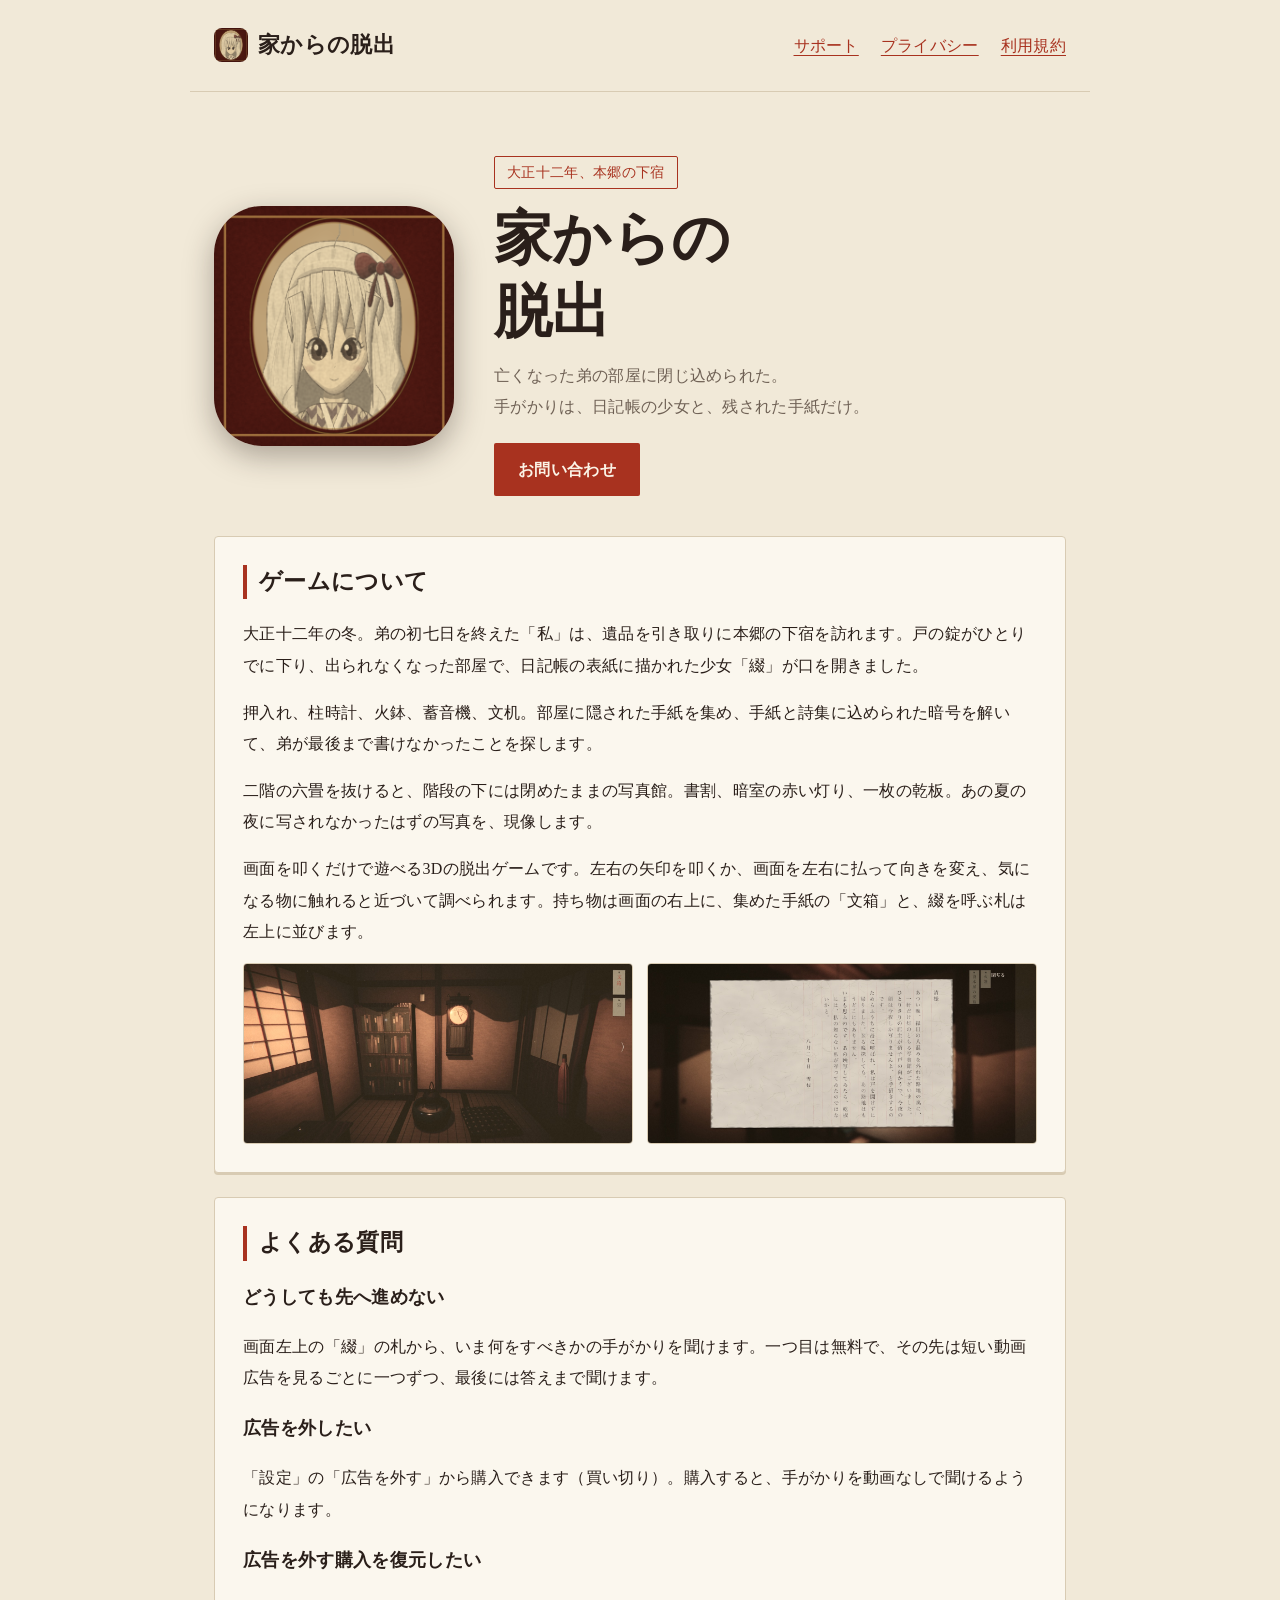
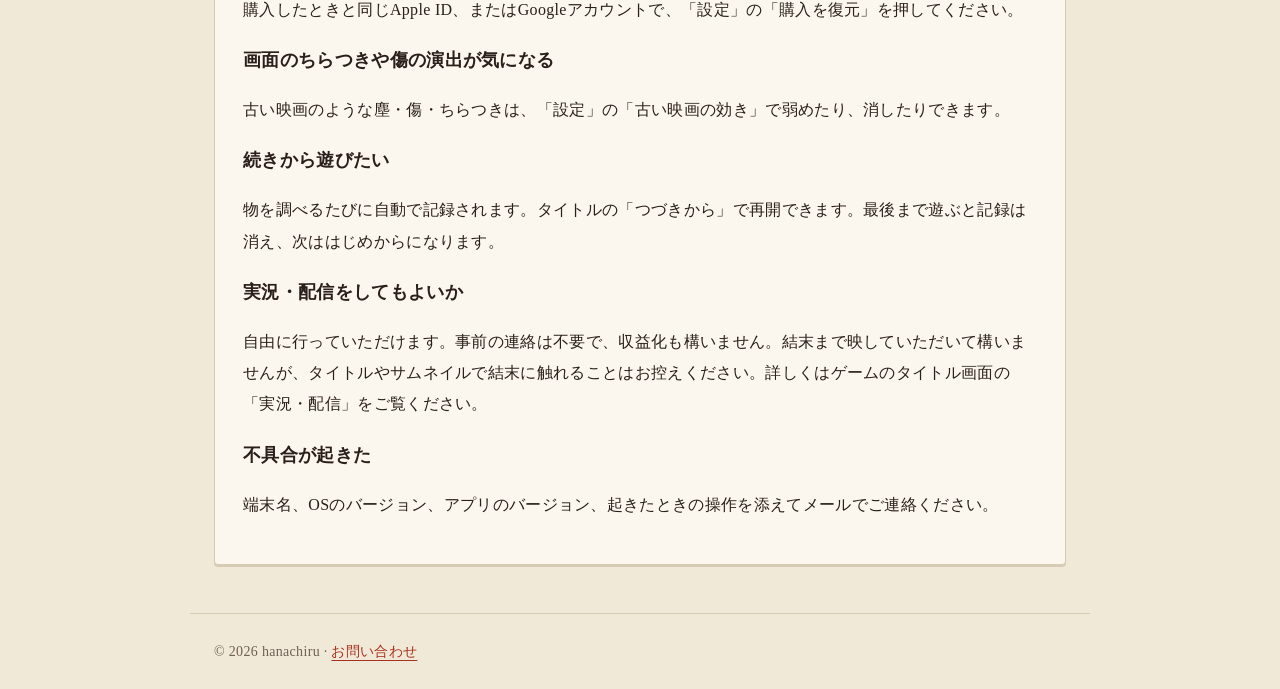
<file: index.html>
<!doctype html>
<html lang="ja">
<head>
<meta charset="utf-8">
<meta name="viewport" content="width=device-width, initial-scale=1">
<title>サポート | 家からの脱出</title>
<meta name="description" content="大正十二年、本郷の下宿を舞台にした3D脱出ゲーム「家からの脱出」のサポートサイト">
<link rel="icon" href="assets/icon.png">
<link rel="stylesheet" href="style.css">
</head>
<body>
<header>
<a class="brand" href="index.html"><img src="assets/icon.png" alt="" width="34" height="34">家からの脱出</a>
<nav aria-label="サイトメニュー"><a href="index.html">サポート</a><a href="privacy.html">プライバシー</a><a href="terms.html">利用規約</a></nav>
</header>
<main>
<section class="hero">
<img src="assets/icon.png" alt="日記帳の表紙に箔押しされた少女「綴」" width="240" height="240">
<div>
<span class="badge">大正十二年、本郷の下宿</span>
<h1>家からの<br>脱出</h1>
<p>亡くなった弟の部屋に閉じ込められた。<br>手がかりは、日記帳の少女と、残された手紙だけ。</p>
<a class="button" href="mailto:hanachiru.apps@gmail.com?subject=家からの脱出のお問い合わせ">お問い合わせ</a>
</div>
</section>

<section class="card">
<h2>ゲームについて</h2>
<p>大正十二年の冬。弟の初七日を終えた「私」は、遺品を引き取りに本郷の下宿を訪れます。戸の錠がひとりでに下り、出られなくなった部屋で、日記帳の表紙に描かれた少女「綴」が口を開きました。</p>
<p>押入れ、柱時計、火鉢、蓄音機、文机。部屋に隠された手紙を集め、手紙と詩集に込められた暗号を解いて、弟が最後まで書けなかったことを探します。</p>
<p>二階の六畳を抜けると、階段の下には閉めたままの写真館。書割、暗室の赤い灯り、一枚の乾板。あの夏の夜に写されなかったはずの写真を、現像します。</p>
<p>画面を叩くだけで遊べる3Dの脱出ゲームです。左右の矢印を叩くか、画面を左右に払って向きを変え、気になる物に触れると近づいて調べられます。持ち物は画面の右上に、集めた手紙の「文箱」と、綴を呼ぶ札は左上に並びます。</p>
<div class="shots">
<img src="assets/room.jpg" alt="薄暗い六畳の部屋。本棚と柱時計、火鉢" loading="lazy">
<img src="assets/letter.jpg" alt="縦書きの手紙の画面" loading="lazy">
</div>
</section>

<section class="card">
<h2>よくある質問</h2>
<h3>どうしても先へ進めない</h3>
<p>画面左上の「綴」の札から、いま何をすべきかの手がかりを聞けます。一つ目は無料で、その先は短い動画広告を見るごとに一つずつ、最後には答えまで聞けます。</p>
<h3>広告を外したい</h3>
<p>「設定」の「広告を外す」から購入できます（買い切り）。購入すると、手がかりを動画なしで聞けるようになります。</p>
<h3>広告を外す購入を復元したい</h3>
<p>購入したときと同じApple ID、またはGoogleアカウントで、「設定」の「購入を復元」を押してください。</p>
<h3>画面のちらつきや傷の演出が気になる</h3>
<p>古い映画のような塵・傷・ちらつきは、「設定」の「古い映画の効き」で弱めたり、消したりできます。</p>
<h3>続きから遊びたい</h3>
<p>物を調べるたびに自動で記録されます。タイトルの「つづきから」で再開できます。最後まで遊ぶと記録は消え、次ははじめからになります。</p>
<h3>実況・配信をしてもよいか</h3>
<p>自由に行っていただけます。事前の連絡は不要で、収益化も構いません。結末まで映していただいて構いませんが、タイトルやサムネイルで結末に触れることはお控えください。詳しくはゲームのタイトル画面の「実況・配信」をご覧ください。</p>
<h3>不具合が起きた</h3>
<p>端末名、OSのバージョン、アプリのバージョン、起きたときの操作を添えてメールでご連絡ください。</p>
</section>
</main>
<footer>© 2026 hanachiru · <a href="mailto:hanachiru.apps@gmail.com">お問い合わせ</a></footer>
</body>
</html>
</file>
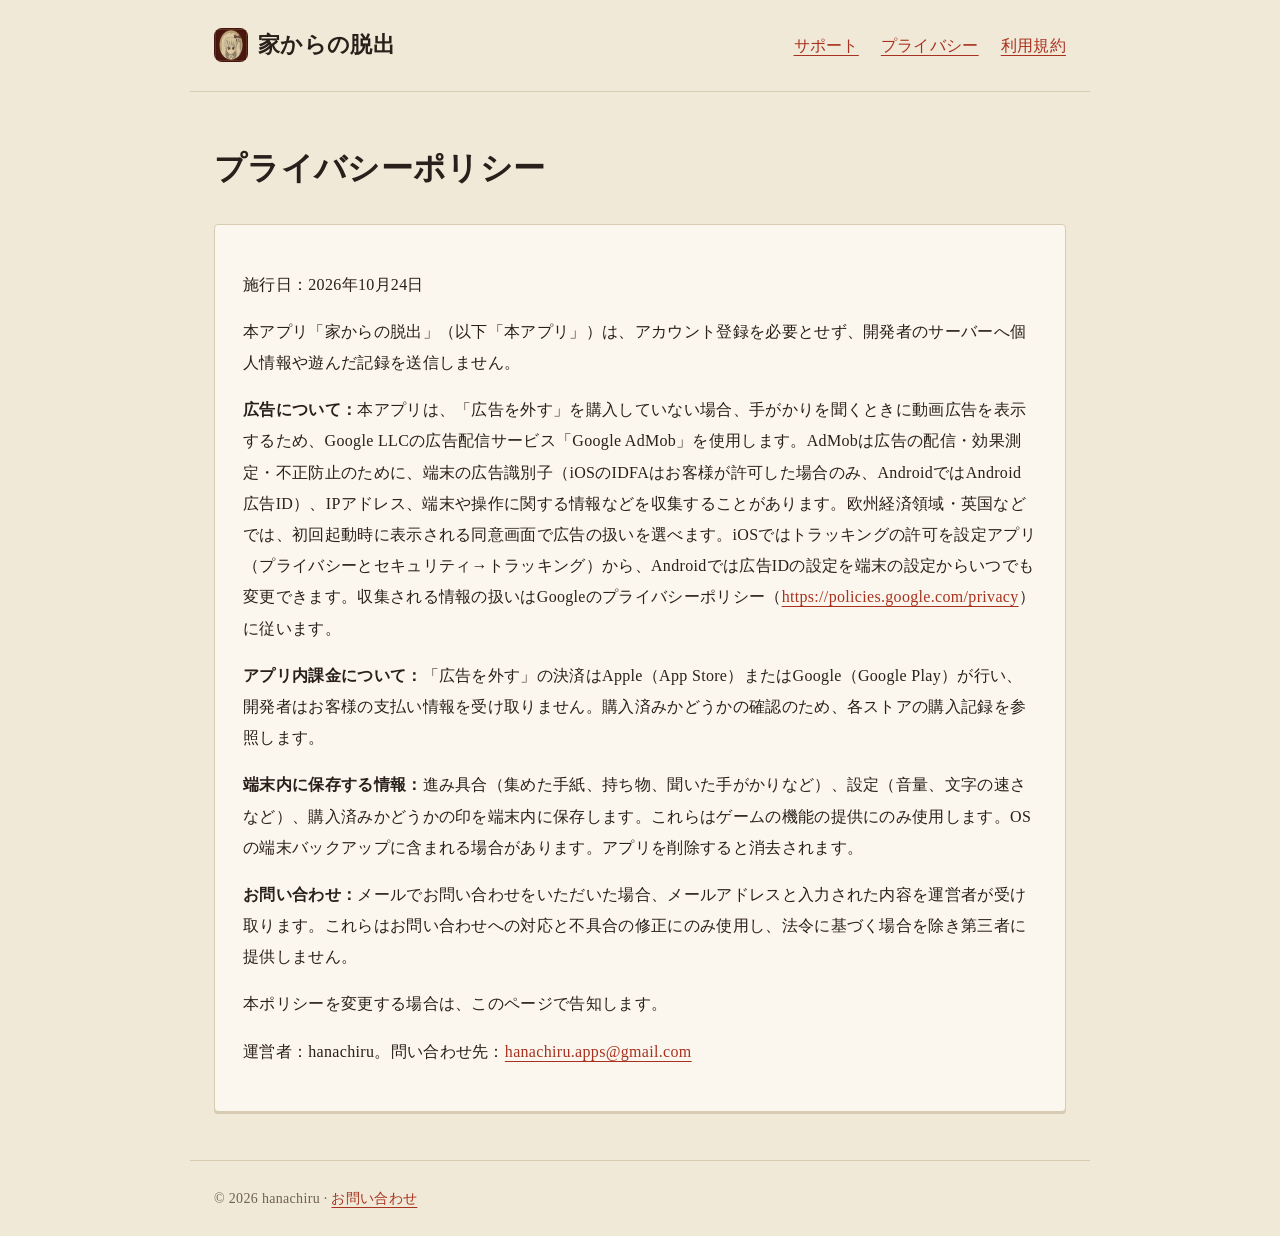
<file: privacy.html>
<!doctype html>
<html lang="ja">
<head>
<meta charset="utf-8">
<meta name="viewport" content="width=device-width, initial-scale=1">
<title>プライバシーポリシー | 家からの脱出</title>
<meta name="description" content="3D脱出ゲーム「家からの脱出」のプライバシーポリシー">
<link rel="icon" href="assets/icon.png">
<link rel="stylesheet" href="style.css">
</head>
<body>
<header>
<a class="brand" href="index.html"><img src="assets/icon.png" alt="" width="34" height="34">家からの脱出</a>
<nav aria-label="サイトメニュー"><a href="index.html">サポート</a><a href="privacy.html">プライバシー</a><a href="terms.html">利用規約</a></nav>
</header>
<main>
<h1>プライバシーポリシー</h1>
<article class="card">
<p>施行日：2026年10月24日</p>
<p>本アプリ「家からの脱出」（以下「本アプリ」）は、アカウント登録を必要とせず、開発者のサーバーへ個人情報や遊んだ記録を送信しません。</p>
<p><strong>広告について：</strong>本アプリは、「広告を外す」を購入していない場合、手がかりを聞くときに動画広告を表示するため、Google LLCの広告配信サービス「Google AdMob」を使用します。AdMobは広告の配信・効果測定・不正防止のために、端末の広告識別子（iOSのIDFAはお客様が許可した場合のみ、AndroidではAndroid広告ID）、IPアドレス、端末や操作に関する情報などを収集することがあります。欧州経済領域・英国などでは、初回起動時に表示される同意画面で広告の扱いを選べます。iOSではトラッキングの許可を設定アプリ（プライバシーとセキュリティ→トラッキング）から、Androidでは広告IDの設定を端末の設定からいつでも変更できます。収集される情報の扱いはGoogleのプライバシーポリシー（<a href="https://policies.google.com/privacy">https://policies.google.com/privacy</a>）に従います。</p>
<p><strong>アプリ内課金について：</strong>「広告を外す」の決済はApple（App Store）またはGoogle（Google Play）が行い、開発者はお客様の支払い情報を受け取りません。購入済みかどうかの確認のため、各ストアの購入記録を参照します。</p>
<p><strong>端末内に保存する情報：</strong>進み具合（集めた手紙、持ち物、聞いた手がかりなど）、設定（音量、文字の速さなど）、購入済みかどうかの印を端末内に保存します。これらはゲームの機能の提供にのみ使用します。OSの端末バックアップに含まれる場合があります。アプリを削除すると消去されます。</p>
<p><strong>お問い合わせ：</strong>メールでお問い合わせをいただいた場合、メールアドレスと入力された内容を運営者が受け取ります。これらはお問い合わせへの対応と不具合の修正にのみ使用し、法令に基づく場合を除き第三者に提供しません。</p>
<p>本ポリシーを変更する場合は、このページで告知します。</p>
<p>運営者：hanachiru。問い合わせ先：<a href="mailto:hanachiru.apps@gmail.com">hanachiru.apps@gmail.com</a></p>
</article>
</main>
<footer>© 2026 hanachiru · <a href="mailto:hanachiru.apps@gmail.com">お問い合わせ</a></footer>
</body>
</html>
</file>
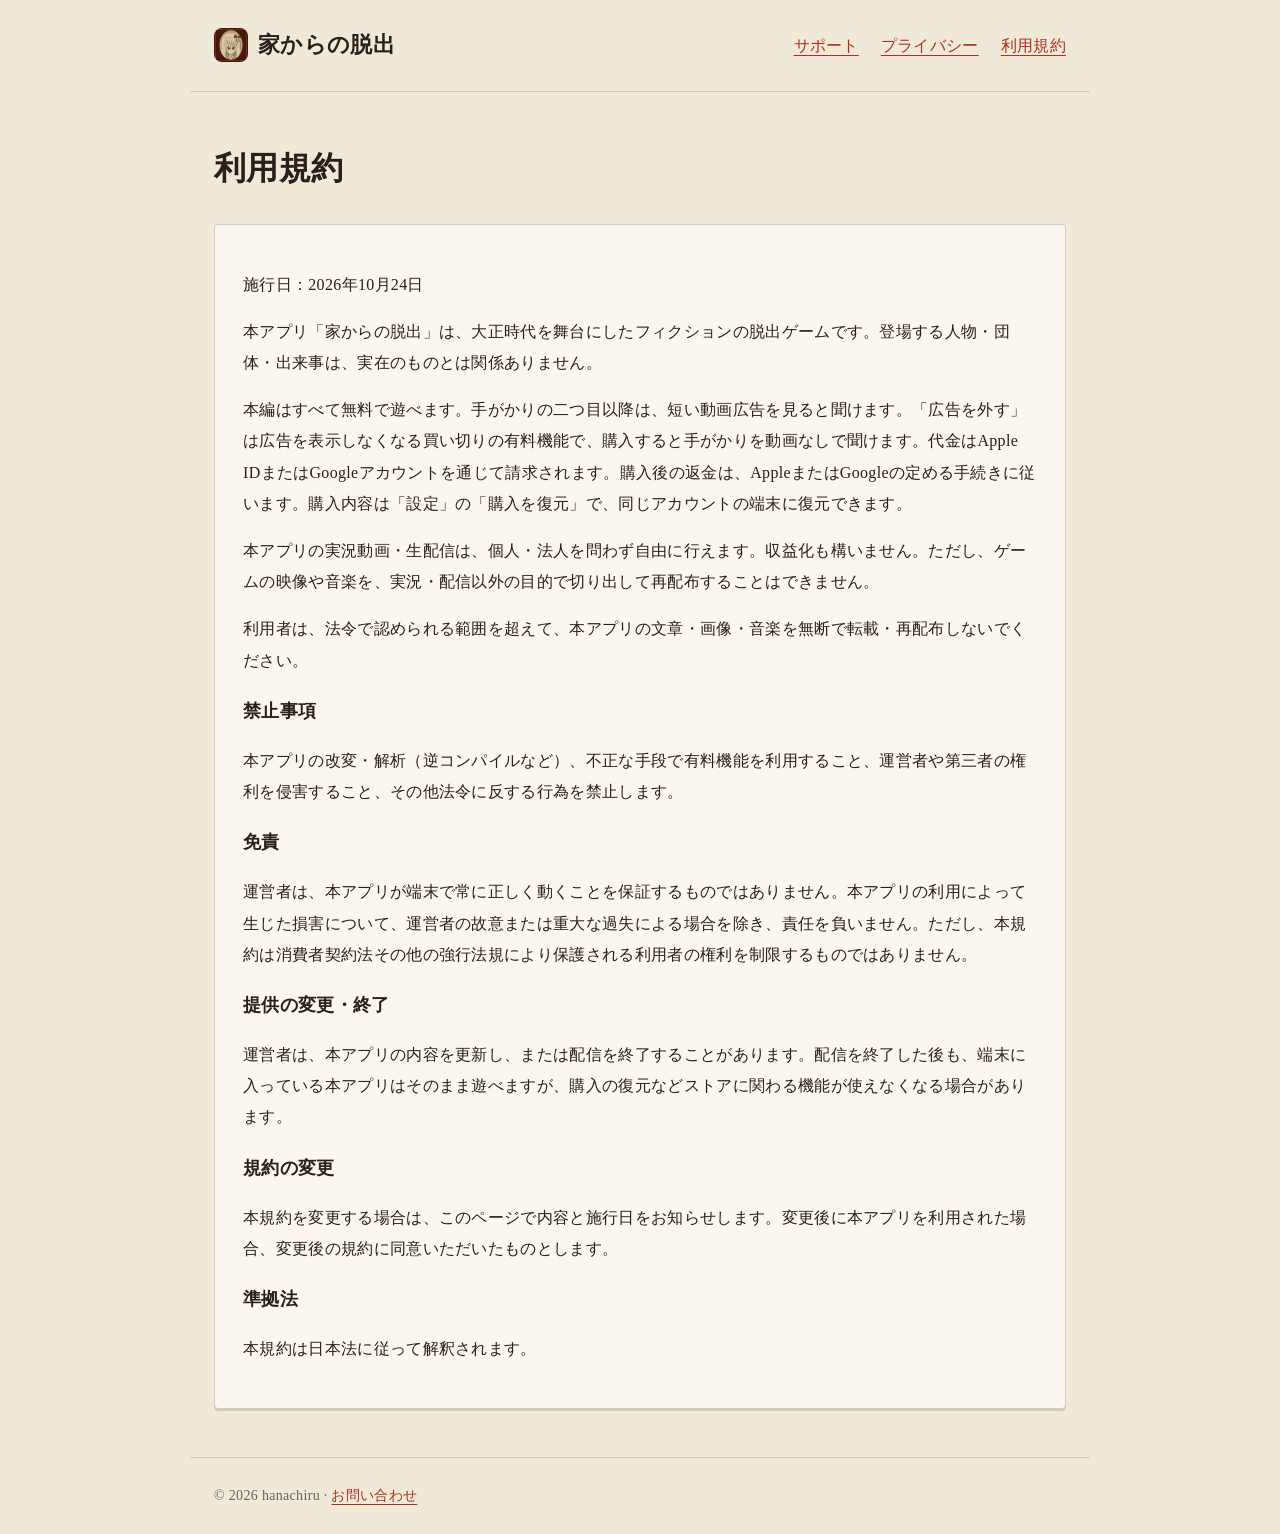
<file: terms.html>
<!doctype html>
<html lang="ja">
<head>
<meta charset="utf-8">
<meta name="viewport" content="width=device-width, initial-scale=1">
<title>利用規約 | 家からの脱出</title>
<meta name="description" content="3D脱出ゲーム「家からの脱出」の利用規約">
<link rel="icon" href="assets/icon.png">
<link rel="stylesheet" href="style.css">
</head>
<body>
<header>
<a class="brand" href="index.html"><img src="assets/icon.png" alt="" width="34" height="34">家からの脱出</a>
<nav aria-label="サイトメニュー"><a href="index.html">サポート</a><a href="privacy.html">プライバシー</a><a href="terms.html">利用規約</a></nav>
</header>
<main>
<h1>利用規約</h1>
<article class="card">
<p>施行日：2026年10月24日</p>
<p>本アプリ「家からの脱出」は、大正時代を舞台にしたフィクションの脱出ゲームです。登場する人物・団体・出来事は、実在のものとは関係ありません。</p>
<p>本編はすべて無料で遊べます。手がかりの二つ目以降は、短い動画広告を見ると聞けます。「広告を外す」は広告を表示しなくなる買い切りの有料機能で、購入すると手がかりを動画なしで聞けます。代金はApple IDまたはGoogleアカウントを通じて請求されます。購入後の返金は、AppleまたはGoogleの定める手続きに従います。購入内容は「設定」の「購入を復元」で、同じアカウントの端末に復元できます。</p>
<p>本アプリの実況動画・生配信は、個人・法人を問わず自由に行えます。収益化も構いません。ただし、ゲームの映像や音楽を、実況・配信以外の目的で切り出して再配布することはできません。</p>
<p>利用者は、法令で認められる範囲を超えて、本アプリの文章・画像・音楽を無断で転載・再配布しないでください。</p>
<h3>禁止事項</h3>
<p>本アプリの改変・解析（逆コンパイルなど）、不正な手段で有料機能を利用すること、運営者や第三者の権利を侵害すること、その他法令に反する行為を禁止します。</p>
<h3>免責</h3>
<p>運営者は、本アプリが端末で常に正しく動くことを保証するものではありません。本アプリの利用によって生じた損害について、運営者の故意または重大な過失による場合を除き、責任を負いません。ただし、本規約は消費者契約法その他の強行法規により保護される利用者の権利を制限するものではありません。</p>
<h3>提供の変更・終了</h3>
<p>運営者は、本アプリの内容を更新し、または配信を終了することがあります。配信を終了した後も、端末に入っている本アプリはそのまま遊べますが、購入の復元などストアに関わる機能が使えなくなる場合があります。</p>
<h3>規約の変更</h3>
<p>本規約を変更する場合は、このページで内容と施行日をお知らせします。変更後に本アプリを利用された場合、変更後の規約に同意いただいたものとします。</p>
<h3>準拠法</h3>
<p>本規約は日本法に従って解釈されます。</p>
</article>
</main>
<footer>© 2026 hanachiru · <a href="mailto:hanachiru.apps@gmail.com">お問い合わせ</a></footer>
</body>
</html>
</file>
<file: style.css>
*{box-sizing:border-box}
:root{--paper:#f1e9d8;--card:#fbf7ee;--ink:#2a1f1a;--faint:#6f6155;--vermilion:#a8321f;--line:#d8cbb3}
body{margin:0;color:var(--ink);background:var(--paper);font-family:"Hiragino Mincho ProN","Yu Mincho","YuMincho","Noto Serif JP",serif;line-height:1.95;letter-spacing:.02em}
header,main,footer{max-width:900px;margin:auto;padding:24px}
header{display:flex;align-items:center;justify-content:space-between;gap:20px;flex-wrap:wrap;border-bottom:1px solid var(--line)}
a{color:var(--vermilion);text-underline-offset:4px}
nav{display:flex;gap:22px;flex-wrap:wrap}
.brand{font-weight:700;font-size:22px;text-decoration:none;color:var(--ink);display:flex;align-items:center;gap:10px}
.brand img{width:34px;height:34px;border-radius:8px}
.hero{display:flex;gap:40px;align-items:center;padding:40px 0 16px}
.hero img{width:240px;height:240px;border-radius:48px;box-shadow:0 10px 30px rgba(42,31,26,.35)}
.hero h1{font-size:clamp(34px,6.5vw,58px);line-height:1.25;margin:0 0 12px;font-weight:700}
.hero p{margin:0 0 20px;color:var(--faint)}
.badge{display:inline-block;border:1px solid var(--vermilion);color:var(--vermilion);padding:2px 12px;border-radius:2px;font-size:14px;margin-bottom:14px}
.card{background:var(--card);border:1px solid var(--line);border-radius:4px;padding:28px;margin:24px 0;box-shadow:0 2px 0 var(--line)}
.shots{display:grid;grid-template-columns:1fr 1fr;gap:14px;margin:8px 0 0}
.shots img{width:100%;border-radius:4px;border:1px solid var(--line)}
h2{font-size:23px;line-height:1.5;margin-top:0;border-left:4px solid var(--vermilion);padding-left:12px}
h3{font-size:18px;margin-bottom:4px}
p,li{overflow-wrap:anywhere}
.button{display:inline-block;border-radius:2px;background:var(--vermilion);color:#fbf3e6;text-decoration:none;padding:11px 24px;font-weight:700}
footer{color:var(--faint);font-size:14px;border-top:1px solid var(--line)}
a:focus-visible{outline:3px solid var(--vermilion);outline-offset:5px}
@media(max-width:650px){.hero{flex-direction:column;align-items:flex-start;gap:28px}.hero img{width:170px;height:170px;border-radius:34px}header,main,footer{padding:20px}.card{padding:20px}.shots{grid-template-columns:1fr}}
</file>
